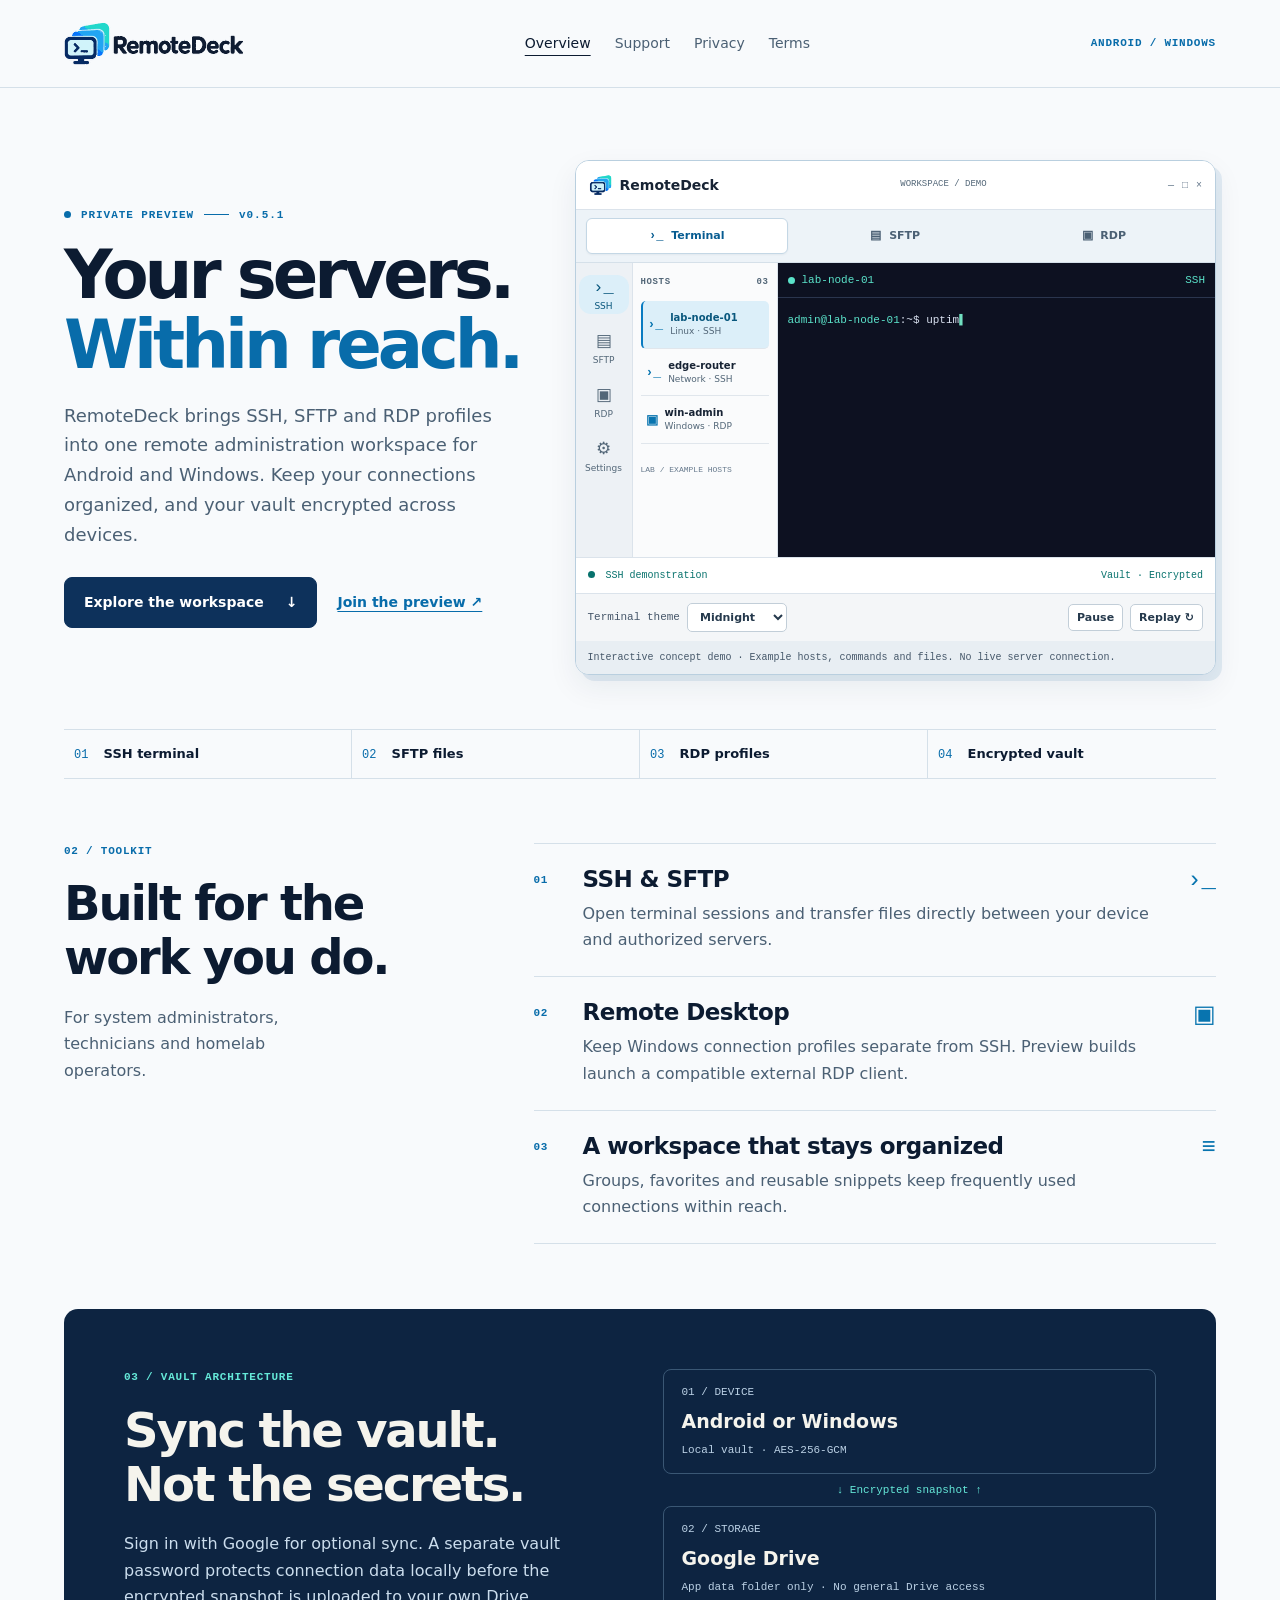
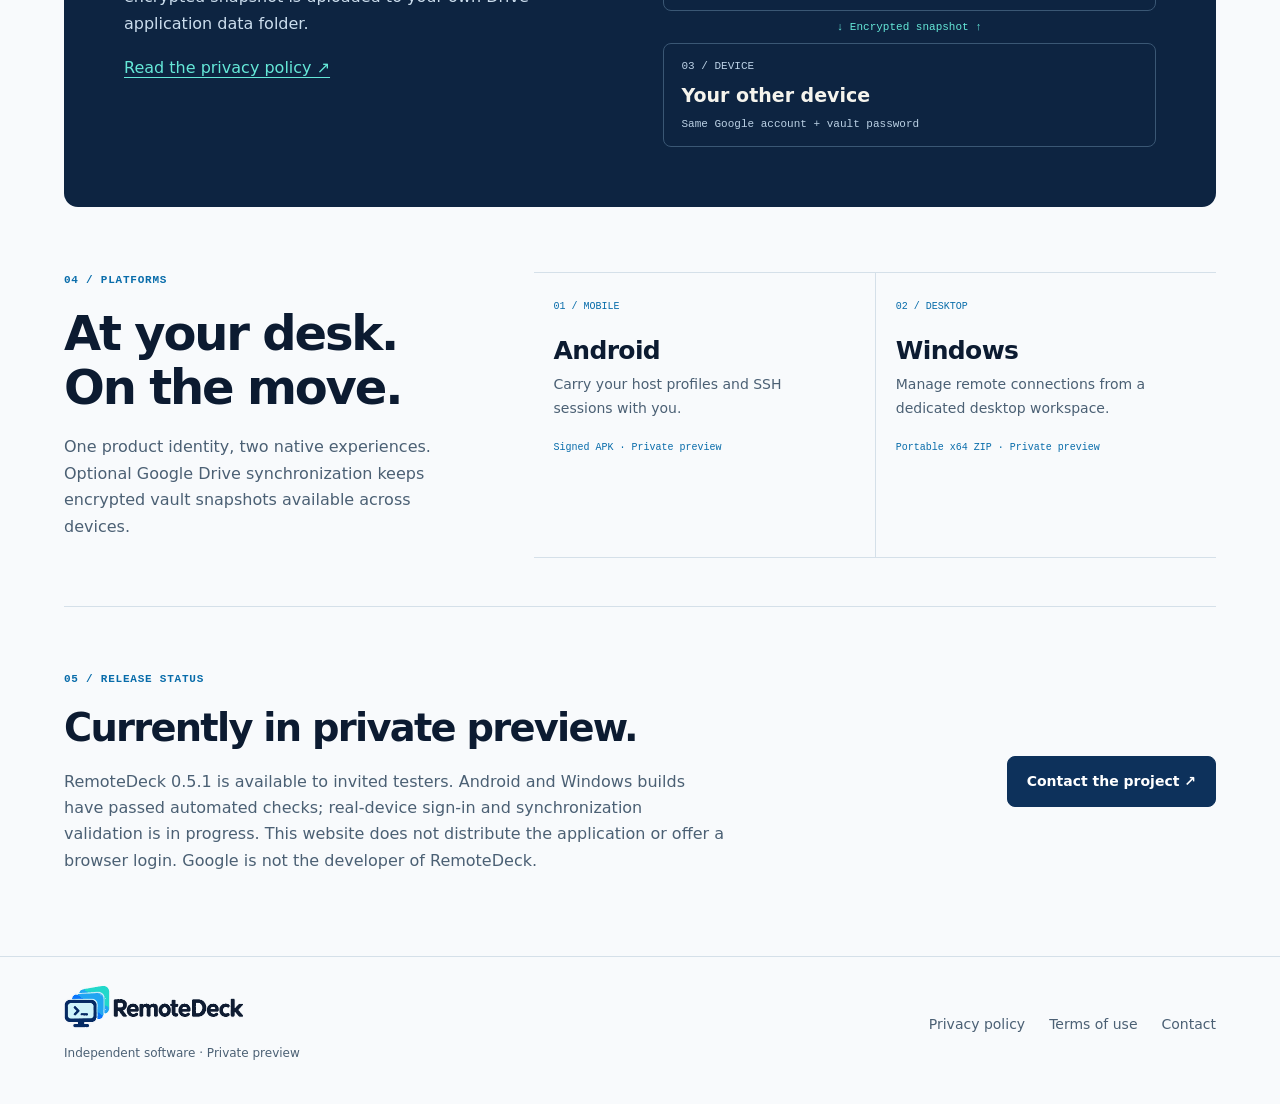
<file: index.html>
<!doctype html>
<html lang="en"><head><meta charset="utf-8"><meta name="viewport" content="width=device-width,initial-scale=1"><meta name="description" content="RemoteDeck is an Android and Windows remote connection manager for SSH, SFTP and RDP with encrypted Google Drive synchronization."><title>RemoteDeck — Remote administration workspace</title><link rel="canonical" href="https://remotedeck.djsonic-labs.com/"><meta property="og:title" content="RemoteDeck — Remote administration workspace"><meta property="og:description" content="SSH, SFTP and RDP profiles for Android and Windows. Optional encrypted vault synchronization."><meta property="og:url" content="https://remotedeck.djsonic-labs.com/"><meta property="og:type" content="website"><meta property="og:image" content="https://remotedeck.djsonic-labs.com/remotedeck-logo.png"><link rel="icon" href="remotedeck-icon.png" type="image/png"><meta name="theme-color" content="#0d2441"><link rel="stylesheet" href="style.css"><script src="demo.js" defer></script></head>
<body><a class="skip" href="#main">Skip to content</a><header class="header"><a class="brand" href="./" aria-label="RemoteDeck home"><img class="brand-wordmark" src="remotedeck-logo.png" width="360" height="85" alt="RemoteDeck"></a><nav aria-label="Main navigation"><a href="./" aria-current="page">Overview</a><a href="support.html">Support</a><a href="privacy.html">Privacy</a><a href="terms.html">Terms</a></nav><span class="edition">ANDROID / WINDOWS</span></header>
<main id="main">
<section class="hero"><div class="hero-copy"><p class="eyebrow"><span class="signal"></span> PRIVATE PREVIEW <span class="rule"></span> v0.5.1</p><h1>Your servers.<br><em>Within reach.</em></h1><p class="lead">RemoteDeck brings SSH, SFTP and RDP profiles into one remote administration workspace for Android and Windows. Keep your connections organized, and your vault encrypted across devices.</p><div class="actions"><a class="button" href="#workspace-demo">Explore the workspace <span aria-hidden="true">↓</span></a><a class="secondary" href="support.html">Join the preview ↗</a></div></div>
<figure class="workspace" id="workspace-demo" data-view="ssh">
<div class="windowbar"><span class="demo-brand"><img class="brand-symbol" src="remotedeck-icon.png" width="26" height="26" alt=""> RemoteDeck</span><span class="demo-mode">WORKSPACE / DEMO</span><span class="window-dots" aria-hidden="true">— □ ×</span></div>
<div class="workspace-switch" aria-label="Interactive workspace views" hidden><button type="button" data-view-target="ssh" aria-pressed="true"><span aria-hidden="true">›_</span> Terminal</button><button type="button" data-view-target="sftp" aria-pressed="false"><span aria-hidden="true">▤</span> SFTP</button><button type="button" data-view-target="rdp" aria-pressed="false"><span aria-hidden="true">▣</span> RDP</button></div><div class="workspace-body"><aside class="rail" aria-hidden="true"><span class="rail-active" data-rail="ssh">›_<small>SSH</small></span><span data-rail="sftp">▤<small>SFTP</small></span><span data-rail="rdp">▣<small>RDP</small></span><span>⚙<small>Settings</small></span></aside>
<div class="hosts"><p class="ui-label">HOSTS <span>03</span></p><div class="host selected" data-host="ssh"><span class="protocol">›_</span><span>lab-node-01<small>Linux · SSH</small></span></div><div class="host"><span class="protocol">›_</span><span>edge-router<small>Network · SSH</small></span></div><div class="host" data-host="rdp"><span class="protocol">▣</span><span>win-admin<small>Windows · RDP</small></span></div><div class="host-note">LAB / EXAMPLE HOSTS</div></div>
<div class="console" id="ssh-panel"><div class="tab"><span class="signal"></span> lab-node-01 <span>SSH</span></div><pre id="terminal-output" aria-label="Simulated SSH terminal output" tabindex="0"><span class="prompt">admin@lab-node-01</span>:~$ uptime
  up 12 days, 04:32
  load average: 0.12, 0.08, 0.05

<span class="prompt">admin@lab-node-01</span>:~$ df -h
Filesystem    Size   Used
/dev/vda1      80G    24G

<span class="prompt">admin@lab-node-01</span>:~$ <span class="cursor" aria-hidden="true">▌</span></pre></div>
<div class="file-panel demo-panel" id="sftp-panel" hidden><div class="panel-top"><span class="panel-label">SFTP / lab-node-01</span><span>Example</span></div><div class="file-columns"><section><h3>Local</h3><p class="file-path">~/Documents</p><div class="file-entry">▱ &nbsp; backups</div><div class="file-entry">▱ &nbsp; configs</div><div class="file-entry">≡ &nbsp; notes.txt</div></section><section><h3>Remote</h3><p class="file-path">/home/admin</p><div class="file-entry">▱ &nbsp; logs</div><div class="file-entry">▱ &nbsp; scripts</div><div class="file-entry">≡ &nbsp; README.md</div></section></div><div class="demo-hint">Two-pane file browser concept. No files are read or transferred in this demo.</div></div>
<div class="rdp-panel demo-panel" id="rdp-panel" hidden><div class="panel-top"><span class="panel-label">RDP / win-admin</span><span>Example</span></div><div class="rdp-preview"><div class="rdp-monitor" aria-hidden="true"><span>▣</span></div><strong>win-admin</strong><small>Windows · Remote Desktop</small><dl><div><dt>Address</dt><dd>192.0.2.20</dd></div><div><dt>Port</dt><dd>3389</dd></div><div><dt>Client</dt><dd>External RDP</dd></div></dl><span class="rdp-demo-button">Launch client <span>↗</span></span></div><div class="demo-hint">Illustrative profile. The preview app launches a compatible external RDP client.</div></div></div>
<div class="windowfoot"><span><span class="signal"></span> <span id="demo-status">SSH demonstration</span></span><span>Vault · Encrypted</span></div>
<div class="demo-controls" hidden><div class="palette-control"><label for="demo-palette">Terminal theme</label><select id="demo-palette"><option value="midnight">Midnight</option><option value="night-owl">Night Owl</option><option value="dracula">Dracula</option><option value="nord">Nord</option></select></div><div class="demo-buttons"><button id="demo-toggle" type="button">Pause</button><button id="demo-replay" type="button">Replay ↻</button></div></div>
<figcaption>Interactive concept demo · Example hosts, commands and files. No live server connection.</figcaption></figure></section>
<div class="spec-strip"><span>01 <b>SSH terminal</b></span><span>02 <b>SFTP files</b></span><span>03 <b>RDP profiles</b></span><span>04 <b>Encrypted vault</b></span></div>
<section class="editorial" id="features"><div class="section-intro"><p class="eyebrow">02 / TOOLKIT</p><h2>Built for the<br>work you do.</h2><p>For system administrators, technicians and homelab operators.</p></div><div class="feature-list"><section><span class="index">01</span><div><h3>SSH &amp; SFTP</h3><p>Open terminal sessions and transfer files directly between your device and authorized servers.</p></div><span class="feature-code">›_</span></section><section><span class="index">02</span><div><h3>Remote Desktop</h3><p>Keep Windows connection profiles separate from SSH. Preview builds launch a compatible external RDP client.</p></div><span class="feature-code">▣</span></section><section><span class="index">03</span><div><h3>A workspace that stays organized</h3><p>Groups, favorites and reusable snippets keep frequently used connections within reach.</p></div><span class="feature-code">≡</span></section></div></section>
<section class="security" id="security"><div><p class="eyebrow">03 / VAULT ARCHITECTURE</p><h2>Sync the vault.<br>Not the secrets.</h2><p>Sign in with Google for optional sync. A separate vault password protects connection data locally before the encrypted snapshot is uploaded to your own Drive application data folder.</p><a href="privacy.html">Read the privacy policy ↗</a></div><div class="architecture" aria-label="Vault synchronization architecture"><div><span>01 / DEVICE</span><strong>Android or Windows</strong><small>Local vault · AES-256-GCM</small></div><p class="transfer">↓ Encrypted snapshot ↑</p><div><span>02 / STORAGE</span><strong>Google Drive</strong><small>App data folder only · No general Drive access</small></div><p class="transfer">↓ Encrypted snapshot ↑</p><div><span>03 / DEVICE</span><strong>Your other device</strong><small>Same Google account + vault password</small></div></div></section>
<section class="platforms" aria-labelledby="platforms-title"><div class="platform-intro"><p class="eyebrow">04 / PLATFORMS</p><h2 id="platforms-title">At your desk.<br>On the move.</h2><p>One product identity, two native experiences. Optional Google Drive synchronization keeps encrypted vault snapshots available across devices.</p></div><div class="platform-list"><section><span class="platform-number">01 / MOBILE</span><h3>Android</h3><p>Carry your host profiles and SSH sessions with you.</p><span class="platform-detail">Signed APK · Private preview</span></section><section><span class="platform-number">02 / DESKTOP</span><h3>Windows</h3><p>Manage remote connections from a dedicated desktop workspace.</p><span class="platform-detail">Portable x64 ZIP · Private preview</span></section></div></section><section class="preview"><div><p class="eyebrow">05 / RELEASE STATUS</p><h2>Currently in private preview.</h2><p>RemoteDeck 0.5.1 is available to invited testers. Android and Windows builds have passed automated checks; real-device sign-in and synchronization validation is in progress. This website does not distribute the application or offer a browser login. Google is not the developer of RemoteDeck.</p></div><a class="button" href="support.html">Contact the project ↗</a></section>
</main><footer><div><a class="brand" href="./"><img class="brand-wordmark" src="remotedeck-logo.png" width="360" height="85" alt="RemoteDeck"></a><p>Independent software · Private preview</p></div><nav aria-label="Legal navigation"><a href="privacy.html">Privacy policy</a><a href="terms.html">Terms of use</a><a href="support.html">Contact</a></nav></footer></body></html>
</file>
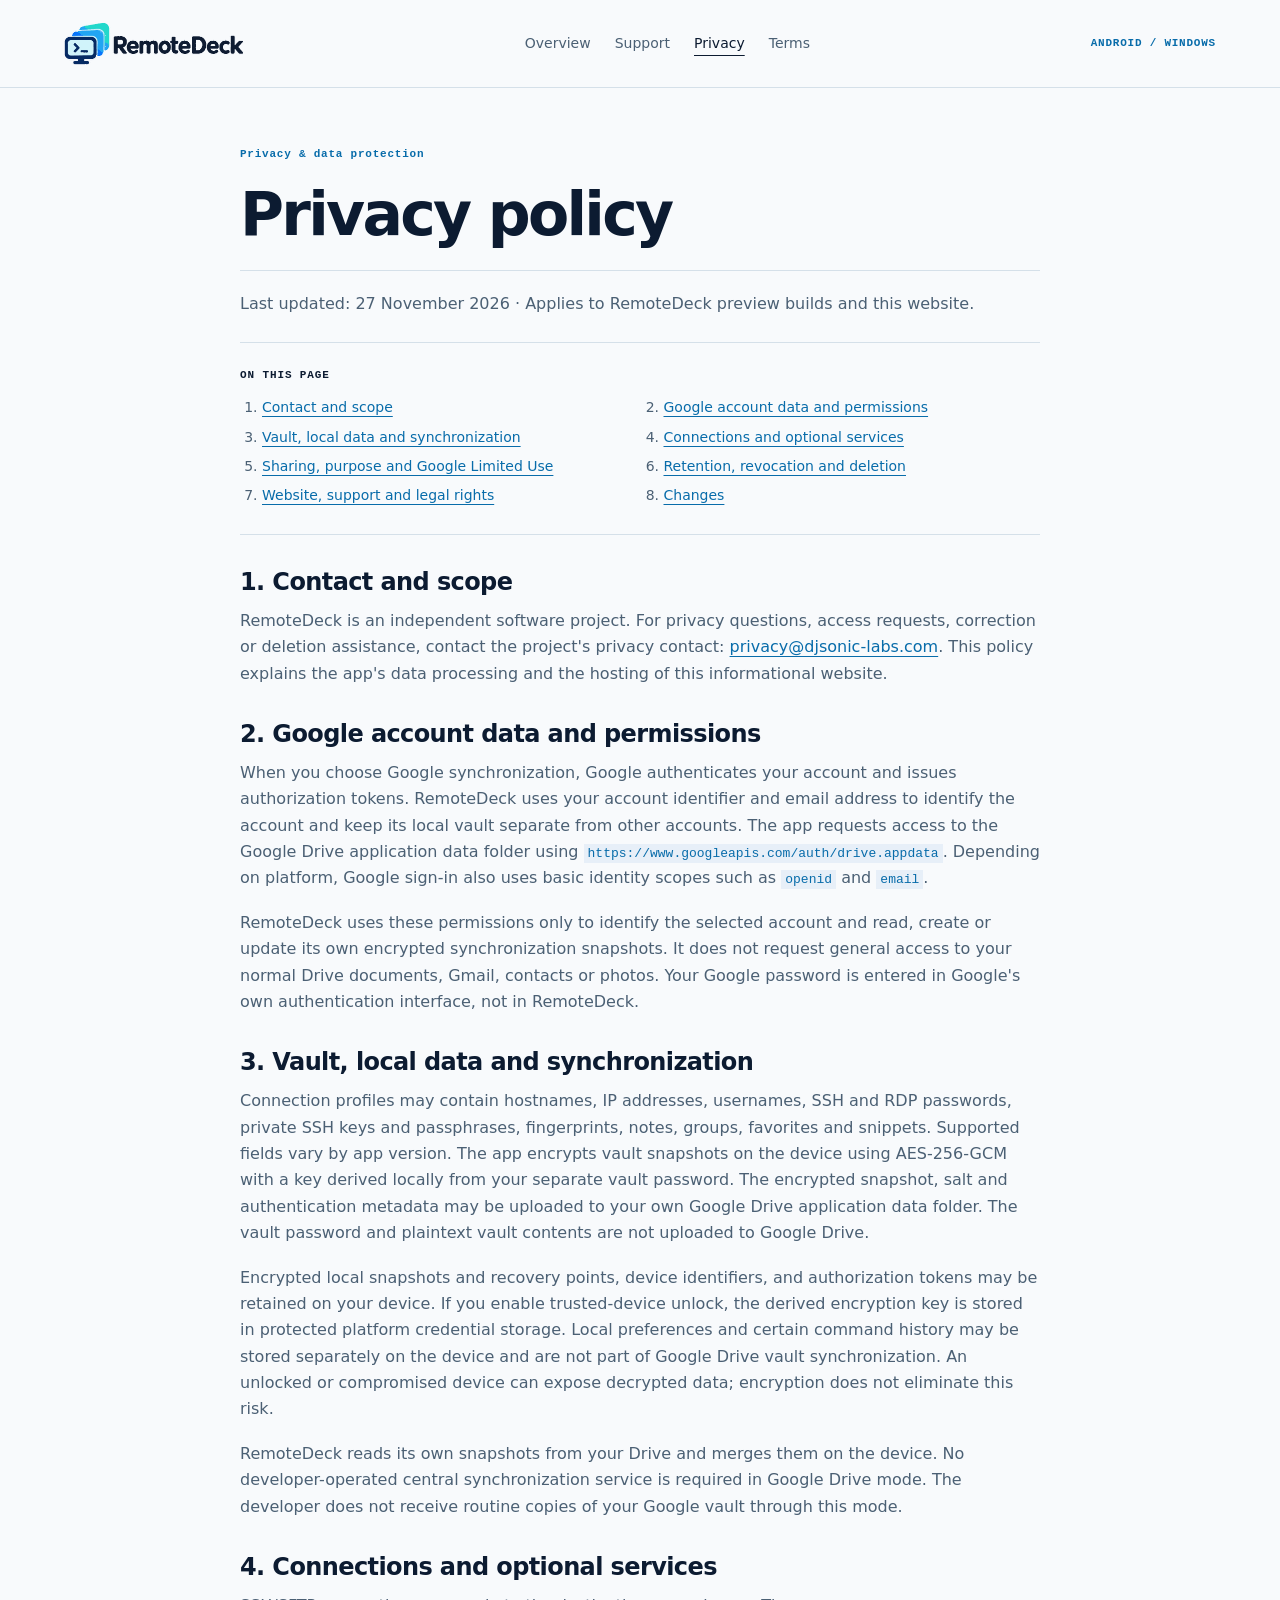
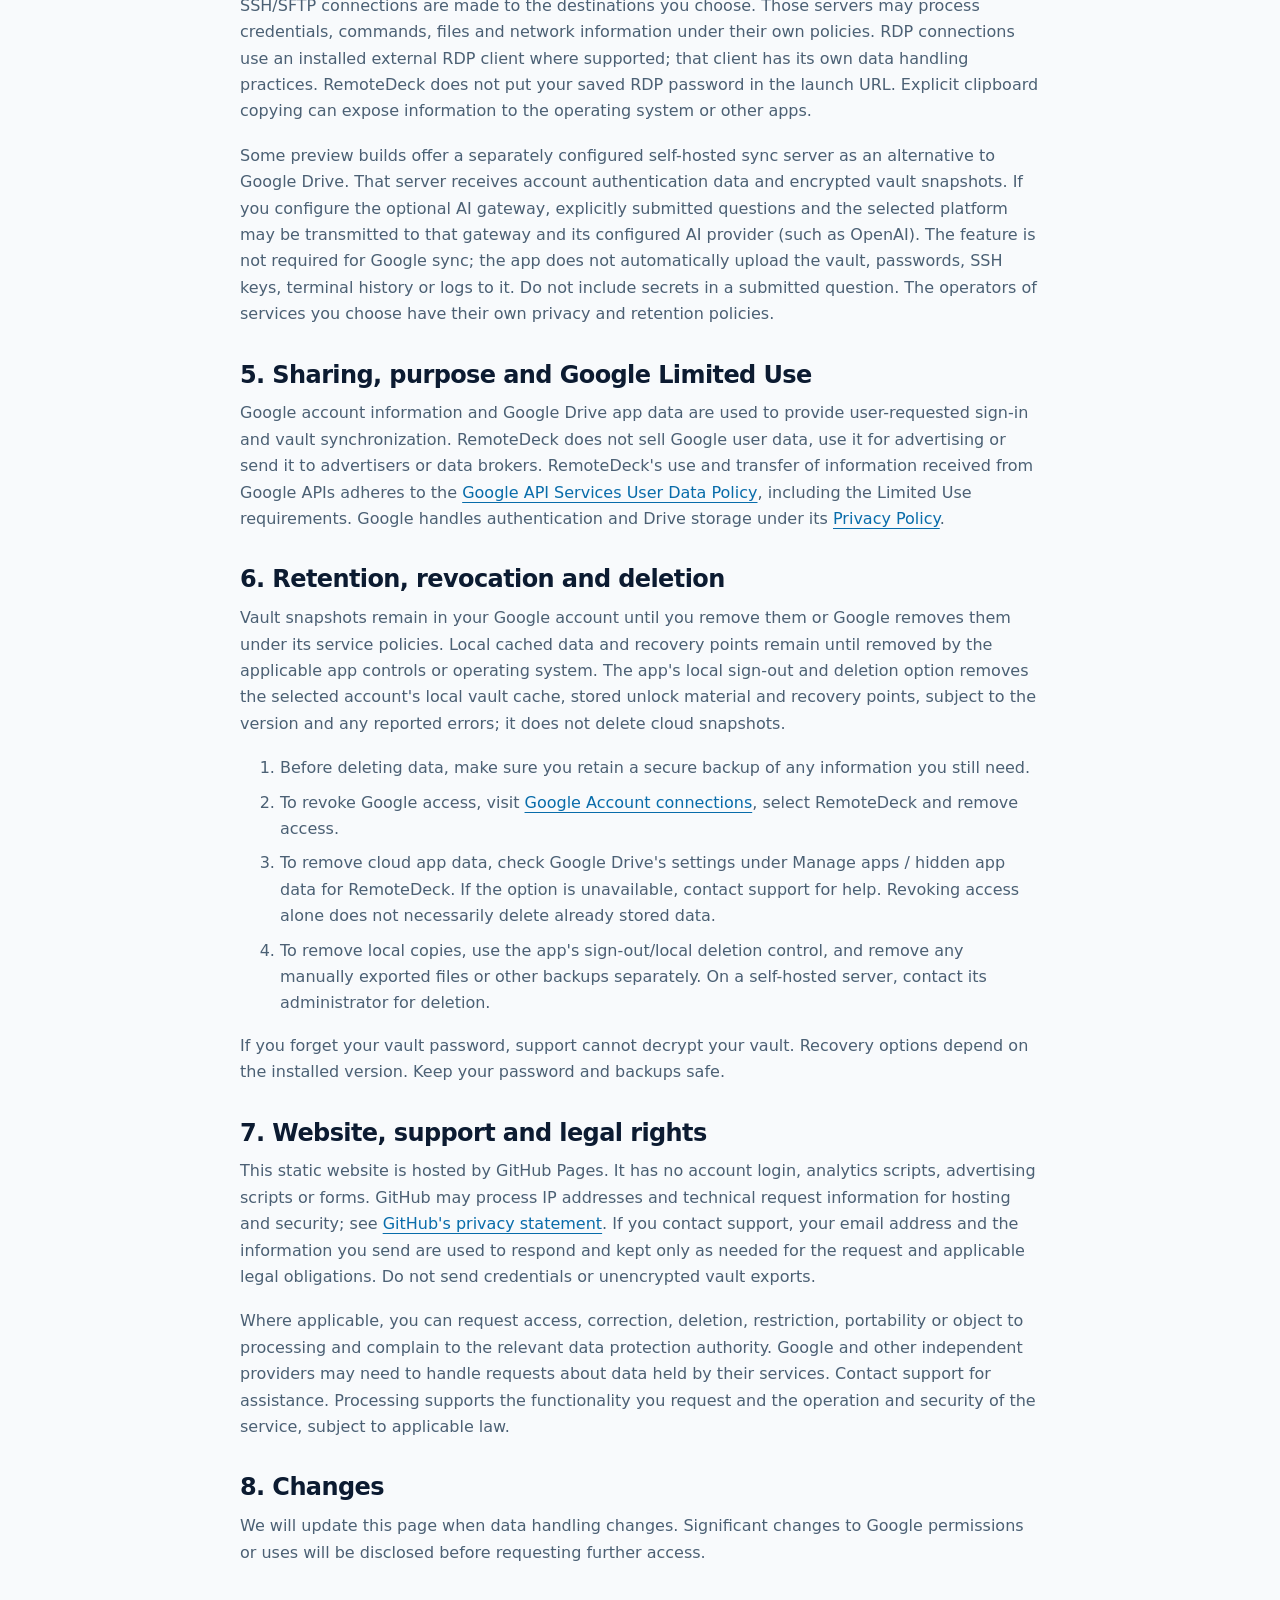
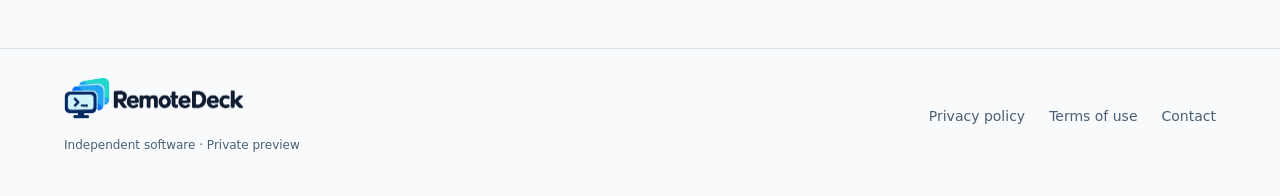
<file: privacy.html>
<!doctype html>
<html lang="en"><head><meta charset="utf-8"><meta name="viewport" content="width=device-width,initial-scale=1"><meta name="description" content="How RemoteDeck uses Google account information, encrypted Drive storage and local connection data."><title>Privacy policy | RemoteDeck</title><link rel="icon" href="remotedeck-icon.png" type="image/png"><meta name="theme-color" content="#0d2441"><link rel="stylesheet" href="style.css"></head>
<body><a class="skip" href="#main">Skip to content</a><header class="header"><a class="brand" href="./" aria-label="RemoteDeck home"><img class="brand-wordmark" src="remotedeck-logo.png" width="360" height="85" alt="RemoteDeck"></a><nav aria-label="Main navigation"><a href="./">Overview</a><a href="support.html">Support</a><a href="privacy.html" aria-current="page">Privacy</a><a href="terms.html">Terms</a></nav><span class="edition">ANDROID / WINDOWS</span></header><main id="main"><article class="document"><p class="eyebrow">Privacy &amp; data protection</p><h1>Privacy policy</h1><p>Last updated: 27 November 2026 · Applies to RemoteDeck preview builds and this website.</p>
<nav class="toc" aria-label="On this page"><strong>On this page</strong><ol><li><a href="#section-1">Contact and scope</a></li><li><a href="#section-2">Google account data and permissions</a></li><li><a href="#section-3">Vault, local data and synchronization</a></li><li><a href="#section-4">Connections and optional services</a></li><li><a href="#section-5">Sharing, purpose and Google Limited Use</a></li><li><a href="#section-6">Retention, revocation and deletion</a></li><li><a href="#section-7">Website, support and legal rights</a></li><li><a href="#section-8">Changes</a></li></ol></nav><h2 id="section-1">1. Contact and scope</h2><p>RemoteDeck is an independent software project. For privacy questions, access requests, correction or deletion assistance, contact the project's privacy contact: <a href="mailto:privacy@djsonic-labs.com">privacy@djsonic-labs.com</a>. This policy explains the app's data processing and the hosting of this informational website.</p>
<h2 id="section-2">2. Google account data and permissions</h2><p>When you choose Google synchronization, Google authenticates your account and issues authorization tokens. RemoteDeck uses your account identifier and email address to identify the account and keep its local vault separate from other accounts. The app requests access to the Google Drive application data folder using <code>https://www.googleapis.com/auth/drive.appdata</code>. Depending on platform, Google sign-in also uses basic identity scopes such as <code>openid</code> and <code>email</code>.</p><p>RemoteDeck uses these permissions only to identify the selected account and read, create or update its own encrypted synchronization snapshots. It does not request general access to your normal Drive documents, Gmail, contacts or photos. Your Google password is entered in Google's own authentication interface, not in RemoteDeck.</p>
<h2 id="section-3">3. Vault, local data and synchronization</h2><p>Connection profiles may contain hostnames, IP addresses, usernames, SSH and RDP passwords, private SSH keys and passphrases, fingerprints, notes, groups, favorites and snippets. Supported fields vary by app version. The app encrypts vault snapshots on the device using AES-256-GCM with a key derived locally from your separate vault password. The encrypted snapshot, salt and authentication metadata may be uploaded to your own Google Drive application data folder. The vault password and plaintext vault contents are not uploaded to Google Drive.</p><p>Encrypted local snapshots and recovery points, device identifiers, and authorization tokens may be retained on your device. If you enable trusted-device unlock, the derived encryption key is stored in protected platform credential storage. Local preferences and certain command history may be stored separately on the device and are not part of Google Drive vault synchronization. An unlocked or compromised device can expose decrypted data; encryption does not eliminate this risk.</p><p>RemoteDeck reads its own snapshots from your Drive and merges them on the device. No developer-operated central synchronization service is required in Google Drive mode. The developer does not receive routine copies of your Google vault through this mode.</p>
<h2 id="section-4">4. Connections and optional services</h2><p>SSH/SFTP connections are made to the destinations you choose. Those servers may process credentials, commands, files and network information under their own policies. RDP connections use an installed external RDP client where supported; that client has its own data handling practices. RemoteDeck does not put your saved RDP password in the launch URL. Explicit clipboard copying can expose information to the operating system or other apps.</p><p>Some preview builds offer a separately configured self-hosted sync server as an alternative to Google Drive. That server receives account authentication data and encrypted vault snapshots. If you configure the optional AI gateway, explicitly submitted questions and the selected platform may be transmitted to that gateway and its configured AI provider (such as OpenAI). The feature is not required for Google sync; the app does not automatically upload the vault, passwords, SSH keys, terminal history or logs to it. Do not include secrets in a submitted question. The operators of services you choose have their own privacy and retention policies.</p>
<h2 id="section-5">5. Sharing, purpose and Google Limited Use</h2><p>Google account information and Google Drive app data are used to provide user-requested sign-in and vault synchronization. RemoteDeck does not sell Google user data, use it for advertising or send it to advertisers or data brokers. RemoteDeck's use and transfer of information received from Google APIs adheres to the <a href="https://developers.google.com/terms/api-services-user-data-policy">Google API Services User Data Policy</a>, including the Limited Use requirements. Google handles authentication and Drive storage under its <a href="https://policies.google.com/privacy">Privacy Policy</a>.</p>
<h2 id="section-6">6. Retention, revocation and deletion</h2><p>Vault snapshots remain in your Google account until you remove them or Google removes them under its service policies. Local cached data and recovery points remain until removed by the applicable app controls or operating system. The app's local sign-out and deletion option removes the selected account's local vault cache, stored unlock material and recovery points, subject to the version and any reported errors; it does not delete cloud snapshots.</p><ol><li>Before deleting data, make sure you retain a secure backup of any information you still need.</li><li>To revoke Google access, visit <a href="https://myaccount.google.com/connections">Google Account connections</a>, select RemoteDeck and remove access.</li><li>To remove cloud app data, check Google Drive's settings under Manage apps / hidden app data for RemoteDeck. If the option is unavailable, contact support for help. Revoking access alone does not necessarily delete already stored data.</li><li>To remove local copies, use the app's sign-out/local deletion control, and remove any manually exported files or other backups separately. On a self-hosted server, contact its administrator for deletion.</li></ol><p>If you forget your vault password, support cannot decrypt your vault. Recovery options depend on the installed version. Keep your password and backups safe.</p>
<h2 id="section-7">7. Website, support and legal rights</h2><p>This static website is hosted by GitHub Pages. It has no account login, analytics scripts, advertising scripts or forms. GitHub may process IP addresses and technical request information for hosting and security; see <a href="https://docs.github.com/en/site-policy/privacy-policies/github-general-privacy-statement">GitHub's privacy statement</a>. If you contact support, your email address and the information you send are used to respond and kept only as needed for the request and applicable legal obligations. Do not send credentials or unencrypted vault exports.</p><p>Where applicable, you can request access, correction, deletion, restriction, portability or object to processing and complain to the relevant data protection authority. Google and other independent providers may need to handle requests about data held by their services. Contact support for assistance. Processing supports the functionality you request and the operation and security of the service, subject to applicable law.</p>
<h2 id="section-8">8. Changes</h2><p>We will update this page when data handling changes. Significant changes to Google permissions or uses will be disclosed before requesting further access.</p></article></main><footer><div><a class="brand" href="./"><img class="brand-wordmark" src="remotedeck-logo.png" width="360" height="85" alt="RemoteDeck"></a><p>Independent software · Private preview</p></div><nav aria-label="Legal navigation"><a href="privacy.html">Privacy policy</a><a href="terms.html">Terms of use</a><a href="support.html">Contact</a></nav></footer></body></html>
</file>
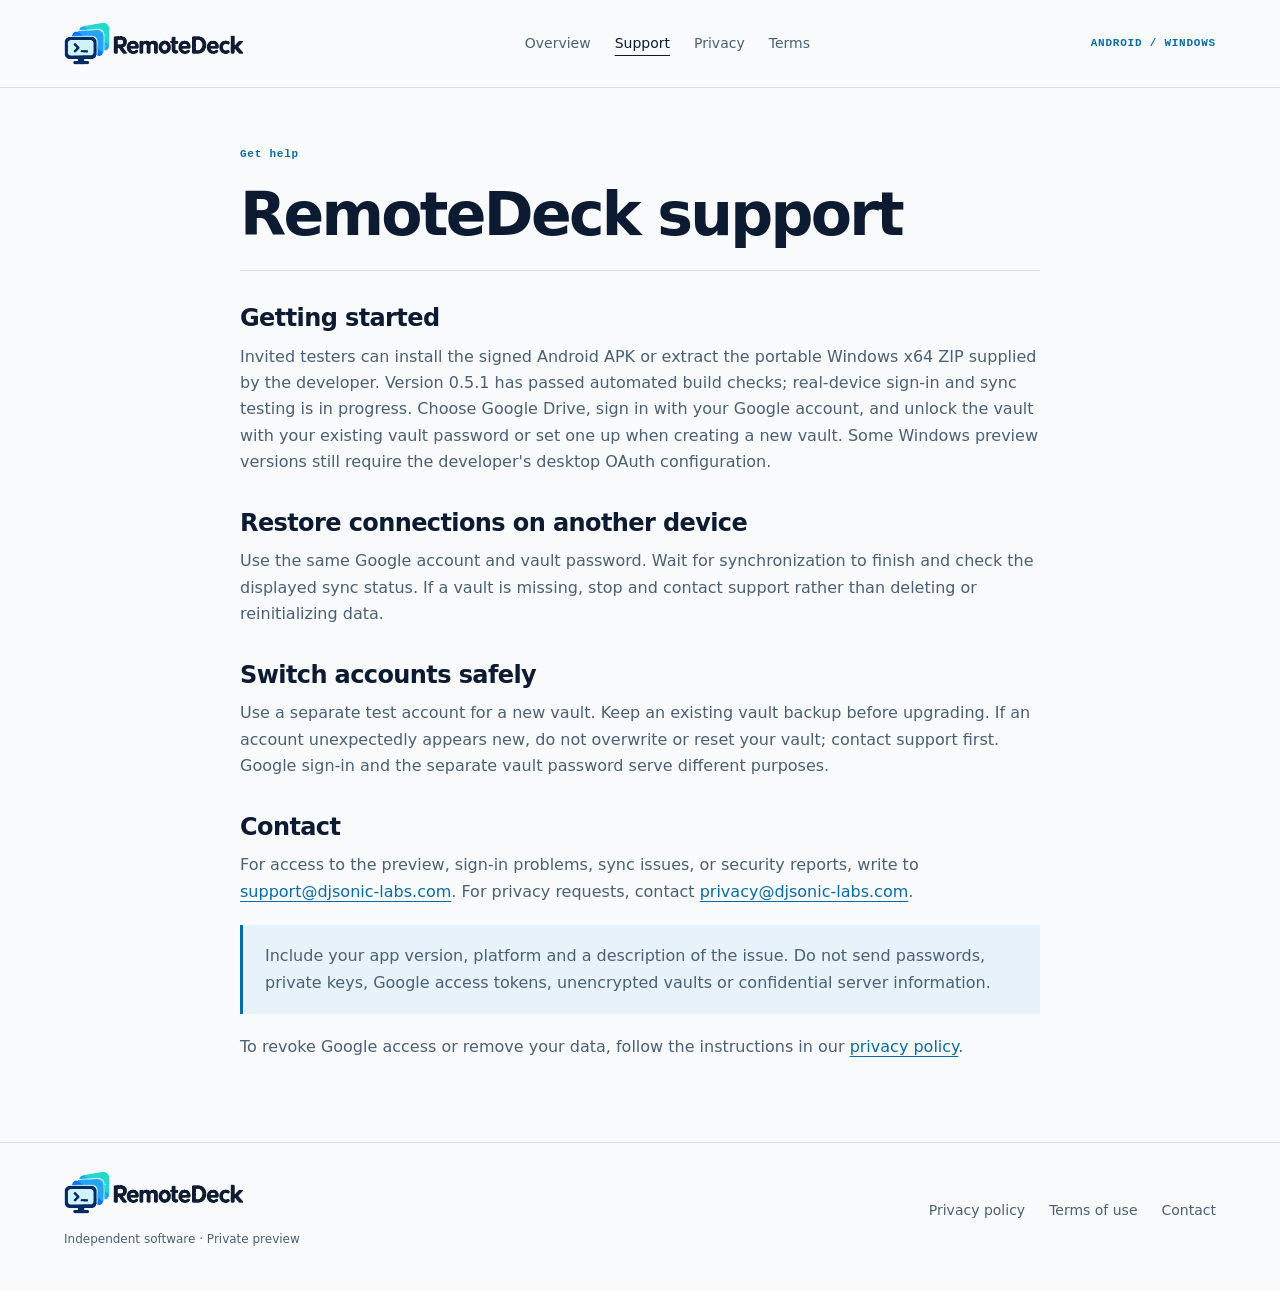
<file: support.html>
<!doctype html>
<html lang="en"><head><meta charset="utf-8"><meta name="viewport" content="width=device-width,initial-scale=1"><meta name="description" content="Contact RemoteDeck support and learn how to use the private preview."><title>Support | RemoteDeck</title><link rel="icon" href="remotedeck-icon.png" type="image/png"><meta name="theme-color" content="#0d2441"><link rel="stylesheet" href="style.css"></head>
<body><a class="skip" href="#main">Skip to content</a><header class="header"><a class="brand" href="./" aria-label="RemoteDeck home"><img class="brand-wordmark" src="remotedeck-logo.png" width="360" height="85" alt="RemoteDeck"></a><nav aria-label="Main navigation"><a href="./">Overview</a><a href="support.html" aria-current="page">Support</a><a href="privacy.html">Privacy</a><a href="terms.html">Terms</a></nav><span class="edition">ANDROID / WINDOWS</span></header><main id="main"><article class="document"><p class="eyebrow">Get help</p><h1>RemoteDeck support</h1><h2 id="section-1">Getting started</h2><p>Invited testers can install the signed Android APK or extract the portable Windows x64 ZIP supplied by the developer. Version 0.5.1 has passed automated build checks; real-device sign-in and sync testing is in progress. Choose Google Drive, sign in with your Google account, and unlock the vault with your existing vault password or set one up when creating a new vault. Some Windows preview versions still require the developer's desktop OAuth configuration.</p><h2 id="section-2">Restore connections on another device</h2><p>Use the same Google account and vault password. Wait for synchronization to finish and check the displayed sync status. If a vault is missing, stop and contact support rather than deleting or reinitializing data.</p><h2 id="account-switch">Switch accounts safely</h2><p>Use a separate test account for a new vault. Keep an existing vault backup before upgrading. If an account unexpectedly appears new, do not overwrite or reset your vault; contact support first. Google sign-in and the separate vault password serve different purposes.</p><h2 id="section-3">Contact</h2><p>For access to the preview, sign-in problems, sync issues, or security reports, write to <a href="mailto:support@djsonic-labs.com">support@djsonic-labs.com</a>. For privacy requests, contact <a href="mailto:privacy@djsonic-labs.com">privacy@djsonic-labs.com</a>.</p><div class="notice"><p>Include your app version, platform and a description of the issue. Do not send passwords, private keys, Google access tokens, unencrypted vaults or confidential server information.</p></div><p>To revoke Google access or remove your data, follow the instructions in our <a href="privacy.html">privacy policy</a>.</p></article></main><footer><div><a class="brand" href="./"><img class="brand-wordmark" src="remotedeck-logo.png" width="360" height="85" alt="RemoteDeck"></a><p>Independent software · Private preview</p></div><nav aria-label="Legal navigation"><a href="privacy.html">Privacy policy</a><a href="terms.html">Terms of use</a><a href="support.html">Contact</a></nav></footer></body></html>
</file>
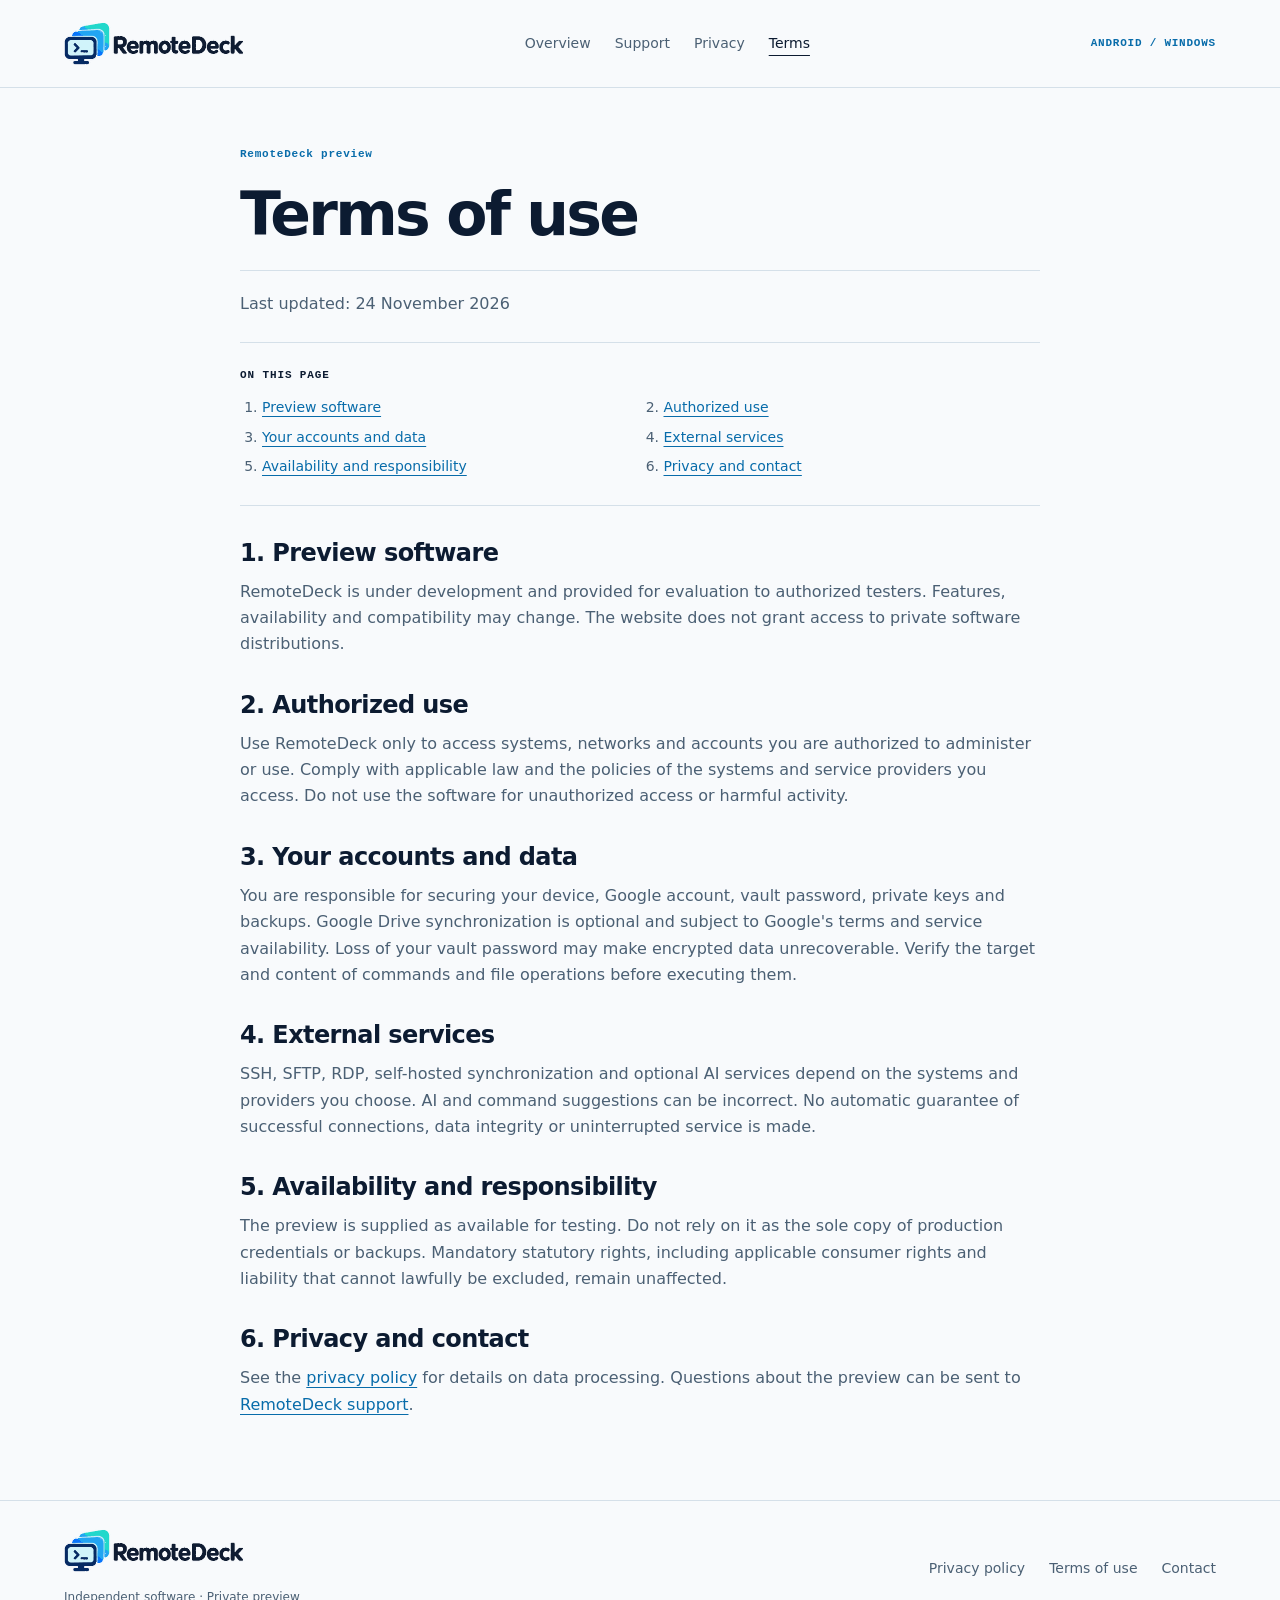
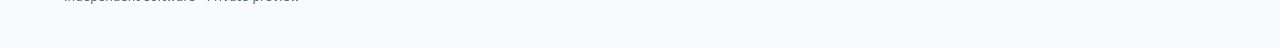
<file: terms.html>
<!doctype html>
<html lang="en"><head><meta charset="utf-8"><meta name="viewport" content="width=device-width,initial-scale=1"><meta name="description" content="Terms of use for the RemoteDeck private preview."><title>Terms of use | RemoteDeck</title><link rel="icon" href="remotedeck-icon.png" type="image/png"><meta name="theme-color" content="#0d2441"><link rel="stylesheet" href="style.css"></head>
<body><a class="skip" href="#main">Skip to content</a><header class="header"><a class="brand" href="./" aria-label="RemoteDeck home"><img class="brand-wordmark" src="remotedeck-logo.png" width="360" height="85" alt="RemoteDeck"></a><nav aria-label="Main navigation"><a href="./">Overview</a><a href="support.html">Support</a><a href="privacy.html">Privacy</a><a href="terms.html" aria-current="page">Terms</a></nav><span class="edition">ANDROID / WINDOWS</span></header><main id="main"><article class="document"><p class="eyebrow">RemoteDeck preview</p><h1>Terms of use</h1><p>Last updated: 24 November 2026</p><nav class="toc" aria-label="On this page"><strong>On this page</strong><ol><li><a href="#section-1">Preview software</a></li><li><a href="#section-2">Authorized use</a></li><li><a href="#section-3">Your accounts and data</a></li><li><a href="#section-4">External services</a></li><li><a href="#section-5">Availability and responsibility</a></li><li><a href="#section-6">Privacy and contact</a></li></ol></nav><h2 id="section-1">1. Preview software</h2><p>RemoteDeck is under development and provided for evaluation to authorized testers. Features, availability and compatibility may change. The website does not grant access to private software distributions.</p><h2 id="section-2">2. Authorized use</h2><p>Use RemoteDeck only to access systems, networks and accounts you are authorized to administer or use. Comply with applicable law and the policies of the systems and service providers you access. Do not use the software for unauthorized access or harmful activity.</p><h2 id="section-3">3. Your accounts and data</h2><p>You are responsible for securing your device, Google account, vault password, private keys and backups. Google Drive synchronization is optional and subject to Google's terms and service availability. Loss of your vault password may make encrypted data unrecoverable. Verify the target and content of commands and file operations before executing them.</p><h2 id="section-4">4. External services</h2><p>SSH, SFTP, RDP, self-hosted synchronization and optional AI services depend on the systems and providers you choose. AI and command suggestions can be incorrect. No automatic guarantee of successful connections, data integrity or uninterrupted service is made.</p><h2 id="section-5">5. Availability and responsibility</h2><p>The preview is supplied as available for testing. Do not rely on it as the sole copy of production credentials or backups. Mandatory statutory rights, including applicable consumer rights and liability that cannot lawfully be excluded, remain unaffected.</p><h2 id="section-6">6. Privacy and contact</h2><p>See the <a href="privacy.html">privacy policy</a> for details on data processing. Questions about the preview can be sent to <a href="support.html">RemoteDeck support</a>.</p></article></main><footer><div><a class="brand" href="./"><img class="brand-wordmark" src="remotedeck-logo.png" width="360" height="85" alt="RemoteDeck"></a><p>Independent software · Private preview</p></div><nav aria-label="Legal navigation"><a href="privacy.html">Privacy policy</a><a href="terms.html">Terms of use</a><a href="support.html">Contact</a></nav></footer></body></html>
</file>
<file: style.css>
:root{color-scheme:light;--paper:#f5f4ed;--ink:#17201f;--muted:#4e5c57;--line:#c9cec4;--accent:#245d46;--dark:#17211e;--lime:#c5ed85;--mono:ui-monospace,SFMono-Regular,Consolas,"Liberation Mono",monospace;font:16px/1.65 system-ui,-apple-system,BlinkMacSystemFont,"Segoe UI",sans-serif}*{box-sizing:border-box}html{scroll-behavior:smooth}body{margin:0;color:var(--ink);background:var(--paper)}a{color:var(--accent);text-underline-offset:4px}a:focus-visible{outline:2px solid #34744f;outline-offset:5px}.header,main,footer{max-width:1280px;margin:auto;padding-inline:clamp(20px,5vw,68px)}.header{min-height:84px;display:flex;align-items:center;justify-content:space-between;gap:24px;border-bottom:1px solid var(--line)}.brand{display:inline-flex;align-items:center;gap:8px;font-size:23px;font-weight:780;letter-spacing:-.055em;color:var(--ink);text-decoration:none;white-space:nowrap}.mark{display:grid;place-items:center;width:34px;height:34px;background:var(--dark);color:var(--lime);font:700 20px/1 var(--mono);letter-spacing:-.12em}.brand-dot{color:var(--accent);margin-left:-8px}.header nav,footer nav{display:flex;flex-wrap:wrap;gap:12px 24px}.header nav a,footer nav a{font-size:14px;color:var(--muted);text-decoration:none}.header nav a[aria-current=page]{color:var(--ink);text-decoration:underline;text-underline-offset:7px}.header nav a:hover,footer nav a:hover{text-decoration:underline}.edition,.eyebrow,.index,.ui-label{font:600 11px/1.5 var(--mono);letter-spacing:.07em;color:var(--accent)}.edition{white-space:nowrap}.hero{padding:76px 0 54px;display:grid;grid-template-columns:1fr 1.08fr;align-items:center;gap:40px}.eyebrow{display:flex;align-items:center;gap:10px;margin:0 0 18px}.signal{width:7px;height:7px;display:inline-block;background:currentColor;border-radius:50%;flex:none}.rule{width:25px;border-top:1px solid currentColor}h1,h2,h3{line-height:1.12;letter-spacing:-.045em;margin:0 0 20px}h1{font-size:clamp(42px,5.25vw,76px);font-weight:770}h1 em{font-style:normal;color:var(--accent)}h2{font-size:clamp(30px,3.8vw,48px);font-weight:740}h3{font-size:23px;letter-spacing:-.025em;margin-bottom:8px}p{color:var(--muted);margin:0 0 18px}.lead{font-size:18px;max-width:46ch}.actions{display:flex;align-items:center;gap:20px;flex-wrap:wrap;margin-top:28px}.button{display:inline-flex;align-items:center;justify-content:space-between;gap:22px;background:var(--dark);color:#fff;padding:13px 19px;font-weight:650;font-size:14px;text-decoration:none;border:1px solid var(--dark)}.button:hover{background:#315447}.secondary{font-size:14px;font-weight:650}.workspace{margin:0;background:#1a2420;color:#e2e8de;border:1px solid #33433a;box-shadow:10px 12px 0 #d9ded3;min-width:0;font:11px/1.5 var(--mono)}.windowbar,.windowfoot{display:flex;justify-content:space-between;align-items:center;gap:10px;padding:10px 12px;border-bottom:1px solid #3b4940;color:#b9c9b9;font-size:10px}.window-dots{letter-spacing:1px;color:#85968a}.workspace-body{display:grid;grid-template-columns:34px 145px minmax(0,1fr);min-height:255px}.rail{background:#121c17;display:flex;align-items:center;flex-direction:column;gap:17px;padding:13px 0;font-size:16px;color:#8f9e92}.rail-active{color:var(--lime)}.hosts{border-right:1px solid #3b4940;padding:13px 8px;min-width:0}.ui-label{font-size:9px;color:#b3c2b2;margin:0 0 12px}.host{display:flex;align-items:center;gap:7px;padding:9px 5px;border-bottom:1px solid #34433a;overflow-wrap:anywhere;font-size:10px}.host.selected{background:#334c37;border-left:2px solid var(--lime)}.host small{display:block;color:#aab8a8;font-size:9px}.protocol{font-size:9px;color:var(--lime)}.console{background:#101a15;min-width:0}.tab{padding:9px 10px;border-bottom:1px solid #3b4940;display:flex;align-items:center;gap:7px;color:var(--lime)}.tab span:last-child{margin-left:auto}.console pre{margin:0;padding:15px 11px;white-space:pre-wrap;overflow-wrap:anywhere;font:10px/1.75 var(--mono);color:#e2e8de}.prompt,.cursor{color:var(--lime)}.windowfoot{border-top:1px solid #3b4940;border-bottom:0;color:var(--lime)}figcaption{padding:9px 12px;color:#d1dcd0;background:#27352c;font-size:9px}.spec-strip{display:grid;grid-template-columns:repeat(4,1fr);border-block:1px solid var(--line);margin:0 0 64px}.spec-strip span{padding:16px 10px;font:12px var(--mono);color:var(--accent);border-right:1px solid var(--line)}.spec-strip span:last-child{border:0}.spec-strip b{font:650 13px system-ui;color:var(--ink);margin-left:8px}.editorial{display:grid;grid-template-columns:.75fr 1.25fr;gap:60px;margin-bottom:65px}.section-intro p:last-child{max-width:27ch}.feature-list{border-top:1px solid var(--line)}.feature-list section{display:grid;grid-template-columns:35px 1fr 30px;gap:14px;padding:23px 0;border-bottom:1px solid var(--line)}.feature-list p{margin:0;max-width:60ch}.index{padding-top:5px}.feature-code{font:24px var(--mono);color:var(--accent);text-align:right}.security{background:var(--dark);color:#f5f4ed;padding:clamp(26px,5vw,60px);display:grid;grid-template-columns:1fr 1fr;gap:45px}.security p{color:#c3d2c3}.security .eyebrow,.security a{color:var(--lime)}.architecture{display:grid;gap:0}.architecture>div{border:1px solid #657363;padding:14px 18px}.architecture span,.architecture small{display:block;font:11px/1.5 var(--mono);color:#c3d2c3}.architecture strong{display:block;font-size:19px;margin:5px 0}.architecture .transfer{font:11px/1.5 var(--mono);text-align:center;margin:8px 0;color:var(--lime)}.preview{display:flex;align-items:center;justify-content:space-between;gap:35px;padding:64px 0}.preview p{max-width:65ch}.preview h2{font-size:clamp(26px,3vw,40px)}.preview .button{flex-shrink:0}footer{display:flex;align-items:center;justify-content:space-between;gap:25px;flex-wrap:wrap;padding-block:28px 40px;border-top:1px solid var(--line)}footer p{font-size:12px;margin:8px 0 0}.document{max-width:800px;margin:0 auto;padding:58px 0 64px}.document h1{font-size:clamp(38px,5vw,60px);padding-bottom:22px;border-bottom:1px solid var(--line)}.document h2{font-size:24px;letter-spacing:-.025em;margin:34px 0 12px;scroll-margin-top:20px}.document li{color:var(--muted);margin:8px 0}.document code{font:13px/1.6 var(--mono);color:var(--accent);overflow-wrap:anywhere;background:#e6eadf;padding:2px 4px}.notice{border-left:3px solid var(--accent);background:#e8ece2;padding:18px 22px;margin:20px 0}.notice p{margin:0}.toc{border-block:1px solid var(--line);margin:25px 0;padding:17px 0}.toc strong{font:600 11px var(--mono);text-transform:uppercase;letter-spacing:.08em}.toc ol{display:grid;grid-template-columns:1fr 1fr;gap:6px 25px;padding-left:22px;margin:10px 0}.toc li{font-size:14px;margin:0}.skip{position:absolute;left:-1000px}.skip:focus{left:16px;top:16px;padding:12px;background:var(--paper);z-index:10}@media(max-width:1000px){.edition{display:none}.hero{gap:26px}.workspace-body{grid-template-columns:28px 110px minmax(0,1fr)}}@media(max-width:760px){.header{align-items:flex-start;flex-direction:column;gap:14px;padding-block:19px}.hero,.editorial,.security{grid-template-columns:1fr;gap:26px}.hero{padding:40px 0 35px}.spec-strip{grid-template-columns:1fr 1fr;margin-bottom:40px}.spec-strip span{border-bottom:1px solid var(--line)}.spec-strip span:nth-child(2){border-right:0}.spec-strip span:nth-child(n+3){border-bottom:0}.editorial{margin-bottom:40px}.preview{align-items:flex-start;flex-direction:column;padding:38px 0}.document{padding:38px 0}.toc ol{grid-template-columns:1fr}.workspace{box-shadow:5px 6px 0 #d9ded3}}@media(max-width:370px){.workspace-body{grid-template-columns:0 91px minmax(0,1fr)}.rail{display:none}.host{gap:3px}.windowbar{font-size:8px}.windowfoot{font-size:8px}}@media(prefers-reduced-motion:reduce){html{scroll-behavior:auto}}
/* RemoteDeck vault and terminal palette, based on the Flutter application. */
:root{--accent:#087e86;--paper:#f6f7f8;--ink:#172334;--muted:#4e5e70;--line:#cbd5dc;--dark:#151a2e;--lime:#5be3ca}
.workspace{--terminal-bg:#0d1121;--terminal-fg:#d8e0ef;--terminal-accent:#5be3ca;--terminal-cursor:#71e0c1;--terminal-line:#2a354e;background:#fafbfc;color:#172334;border:1px solid #c9d5df;border-radius:12px;box-shadow:8px 10px 0 #e1e6eb;overflow:hidden}
.workspace[data-palette="night-owl"]{--terminal-bg:#011627;--terminal-fg:#d6deeb;--terminal-accent:#7fdbca;--terminal-cursor:#80a4c2;--terminal-line:#234456}
.workspace[data-palette="dracula"]{--terminal-bg:#282a36;--terminal-fg:#f8f8f2;--terminal-accent:#bd93f9;--terminal-cursor:#f8f8f2;--terminal-line:#44475a}
.workspace[data-palette="nord"]{--terminal-bg:#2e3440;--terminal-fg:#d8dee9;--terminal-accent:#88c0d0;--terminal-cursor:#88c0d0;--terminal-line:#4c566a}
.windowbar{background:#fff;border-color:#dbe3eb;color:#455669;padding:11px 12px}.demo-brand{display:flex;align-items:center;gap:6px;color:#172334;font:800 14px system-ui}.demo-brand .mark{width:24px;height:24px;border-radius:7px;background:#087e86;color:white;font-size:15px}.demo-mode{font-size:9px;color:#536778}.window-dots{color:#66798c}.workspace-body{grid-template-columns:52px 135px minmax(0,1fr);min-height:294px}.rail{background:#edf1f5;color:#536778;border-right:1px solid #dbe3eb;gap:15px;padding:12px 3px}.rail>span{display:flex;flex-direction:column;align-items:center;width:100%;font-size:17px}.rail small{font:9px/1.5 system-ui}.rail-active{background:#daf2ef;color:#217d7d;border-radius:12px}.hosts{background:#fafbfc;border-color:#dbe3eb;padding:13px 8px}.ui-label{display:flex;justify-content:space-between;color:#536778}.host{border-color:#e0e6ec;color:#172334;font-family:system-ui;font-weight:650;gap:7px}.host.selected{background:#daf2ef;border-left:2px solid #087e86;border-radius:5px}.host small{color:#536778;font-weight:400}.protocol{color:#087e86;font:700 13px var(--mono)}.host-note{margin-top:20px;font-size:8px;color:#66798c}.console{background:var(--terminal-bg)}.tab{color:var(--terminal-accent);border-color:var(--terminal-line)}.console pre{height:250px;overflow:auto;scrollbar-width:thin;color:var(--terminal-fg);font:11px/1.65 var(--mono);padding:13px 10px;overflow-wrap:anywhere;white-space:pre-wrap}.prompt{color:var(--terminal-accent)}.cursor{color:var(--terminal-cursor)}.windowfoot{background:#fff;color:#217d7d;border-color:#dbe3eb}.windowfoot .signal{margin-right:5px}.demo-controls{display:flex;align-items:center;justify-content:space-between;gap:8px;flex-wrap:wrap;border-top:1px solid #dbe3eb;padding:9px 12px;background:#f4f6f8;color:#455669}.demo-controls[hidden]{display:none}.palette-control,.demo-buttons{display:flex;align-items:center;gap:7px;flex-wrap:wrap}.demo-controls button,.demo-controls select{font:600 11px system-ui;background:white;border:1px solid #c2ced8;color:#25394c;padding:6px 8px;border-radius:5px;cursor:pointer}.demo-controls button:hover{background:#daf2ef}.demo-controls button:focus-visible,.demo-controls select:focus-visible{outline:2px solid #087e86;outline-offset:2px}.workspace figcaption{background:#e8eef3;color:#46586a;font-size:10px}.workspace[data-playing="true"] .cursor{animation:deck-blink 1s steps(1,end) infinite}.workspace[data-playing="true"] .tab .signal{animation:deck-pulse 2.4s ease-in-out infinite}@keyframes deck-blink{50%{opacity:0}}@keyframes deck-pulse{50%{opacity:.45}}@media(min-width:1000px){.hero{grid-template-columns:.84fr 1.16fr}.workspace-body{grid-template-columns:57px 145px minmax(0,1fr)}}@media(max-width:1000px){.workspace-body{grid-template-columns:42px 110px minmax(0,1fr)}}@media(max-width:480px){.workspace-body{grid-template-columns:0 105px minmax(0,1fr)}.rail{display:none}.demo-mode{display:none}.console pre{font-size:10px}.workspace{box-shadow:4px 5px 0 #e1e6eb}.demo-controls{gap:10px}}@media(prefers-reduced-motion:reduce){.workspace *{animation:none!important;transition:none!important}}


/* Official RemoteDeck identity, selected 27 November 2026. */
:root{--accent:#086caa;--paper:#f8fafc;--ink:#0c1b31;--muted:#4b6074;--line:#d5e0e9;--dark:#0d2441;--lime:#65e8d8}
.header{min-height:88px}.brand{gap:0;line-height:1}.brand-wordmark{display:block;width:180px;height:auto;max-width:100%}.demo-brand .brand-symbol{width:26px;height:26px;object-fit:contain;flex:none}.hero{padding-top:72px;gap:46px}.hero h1{letter-spacing:-.06em;line-height:1.04}.hero-copy .lead{max-width:43ch}.hero .eyebrow{letter-spacing:.085em}.button{background:#0d315b;border-color:#0d315b;border-radius:8px}.button:hover{background:#114b7f}.workspace{border-color:#b9cfdf;box-shadow:0 12px 30px #102f4c12,6px 6px 0 #e1ebf3;border-radius:14px}.host.selected,.rail-active{background:#dceff9;color:#09577d}.host.selected{border-left-color:#087bc1}.protocol{color:#0874af}.windowfoot{color:#08726d}.demo-controls button:hover{background:#e2f4fb}.security{border-radius:14px;background:#0d2441}.security p{color:#cbdded}.architecture>div{border-color:#3a5774;border-radius:8px}.architecture span,.architecture small{color:#bbd1e5}.notice{background:#e7f2fa}.document code{background:#e7eff8}.spec-strip{border-color:var(--line)}.feature-code{color:#0874af}.preview{border-bottom:0}.skip:focus{color:var(--ink)}@media(max-width:1000px){.hero{gap:26px}}@media(max-width:760px){.header{min-height:0}.brand-wordmark{width:170px}.hero{padding-top:36px}.workspace{box-shadow:0 8px 18px #102f4c14,4px 4px 0 #e1ebf3}.security{border-radius:10px}}@media(prefers-reduced-motion:reduce){*{scroll-behavior:auto!important}}

/* Workspace explorer: responsive, keyboard accessible, no remote access. */
.workspace-switch[hidden],.workspace [hidden]{display:none!important}
.workspace-switch{display:flex;gap:6px;padding:8px 10px;background:#edf3f8;border-bottom:1px solid #d5e0e9}
.workspace-switch button{flex:1;background:transparent;border:1px solid transparent;color:#4b6074;font:650 11px/1.35 system-ui;padding:9px 5px;border-radius:6px;cursor:pointer;white-space:nowrap}
.workspace-switch button span{font:700 12px var(--mono);margin-right:4px}
.workspace-switch button[aria-pressed=true]{background:#fff;border-color:#c4d7e5;color:#075c91;box-shadow:0 1px 2px #0d24410d}
.workspace-switch button:hover{background:#e2edf7}
.workspace-switch button:focus-visible{outline:2px solid #086caa;outline-offset:2px}
.demo-panel{min-width:0;background:#f5f8fc;display:flex;flex-direction:column;min-height:294px}
.panel-top{display:flex;align-items:center;justify-content:space-between;gap:6px;padding:10px;border-bottom:1px solid #d5e0e9;color:#52677b;font-size:9px}
.panel-label{font-weight:700;color:#0c1b31}
.file-columns{display:grid;grid-template-columns:repeat(2,minmax(0,1fr));flex:1}
.file-columns section{padding:10px 7px;min-width:0}
.file-columns section+section{border-left:1px solid #d5e0e9}
.file-columns h3{font:700 11px system-ui;margin:0 0 6px;letter-spacing:0}
.file-path{font:9px/1.4 var(--mono);color:#4b6074;overflow-wrap:anywhere;margin:0 0 10px}
.file-entry{font-size:9px;overflow-wrap:anywhere;padding:8px 0;border-bottom:1px solid #d5e0e9;color:#0d315b}
.demo-hint{margin-top:auto;padding:10px;background:#e8eff6;color:#4b6074;font:10px/1.5 system-ui}
.rdp-preview{display:flex;flex-direction:column;align-items:center;gap:4px;padding:14px 10px}
.rdp-monitor{width:44px;height:30px;border:2px solid #086caa;border-radius:5px;display:grid;place-items:center;color:#086caa;font-size:18px}
.rdp-preview strong{font:700 13px system-ui;color:#0c1b31;margin-top:3px}
.rdp-preview small{font:10px system-ui;color:#4b6074}
.rdp-preview dl{margin:8px 0;width:100%;font-size:10px}
.rdp-preview dl div{display:flex;justify-content:space-between;gap:6px;border-bottom:1px solid #d5e0e9;padding:5px 0;overflow-wrap:anywhere}
.rdp-preview dd{margin:0;text-align:right;color:#0d315b}
.rdp-preview dt{color:#4b6074}
.rdp-demo-button{display:flex;justify-content:space-between;background:#dce7f1;color:#4b6074;font:600 10px system-ui;width:100%;padding:8px;border-radius:5px}
.platforms{display:grid;grid-template-columns:.75fr 1.25fr;gap:60px;margin-top:65px;padding-bottom:48px;border-bottom:1px solid var(--line)}
.platform-intro p:last-child{max-width:38ch}
.platform-list{display:grid;grid-template-columns:1fr 1fr;border-top:1px solid var(--line);border-bottom:1px solid var(--line)}
.platform-list section{padding:26px 20px;min-width:0}
.platform-list section+section{border-left:1px solid var(--line)}
.platform-number,.platform-detail{display:block;color:var(--accent);font:10px/1.6 var(--mono)}
.platform-list h3{margin-top:22px;font-size:25px}
.platform-list p{font-size:14px;max-width:28ch}
.platform-detail{margin-top:20px}
@media(max-width:760px){.platforms{grid-template-columns:1fr;gap:12px;margin-top:40px;padding-bottom:30px}.platform-list section{padding:20px 10px}.workspace-switch button{font-size:10px}.workspace-switch button span{margin-right:2px}}
@media(max-width:480px){.workspace[data-view=sftp] .workspace-body,.workspace[data-view=rdp] .workspace-body{grid-template-columns:1fr}.workspace[data-view=sftp] .hosts,.workspace[data-view=rdp] .hosts{display:none}.file-entry{font-size:11px}}
</file>
